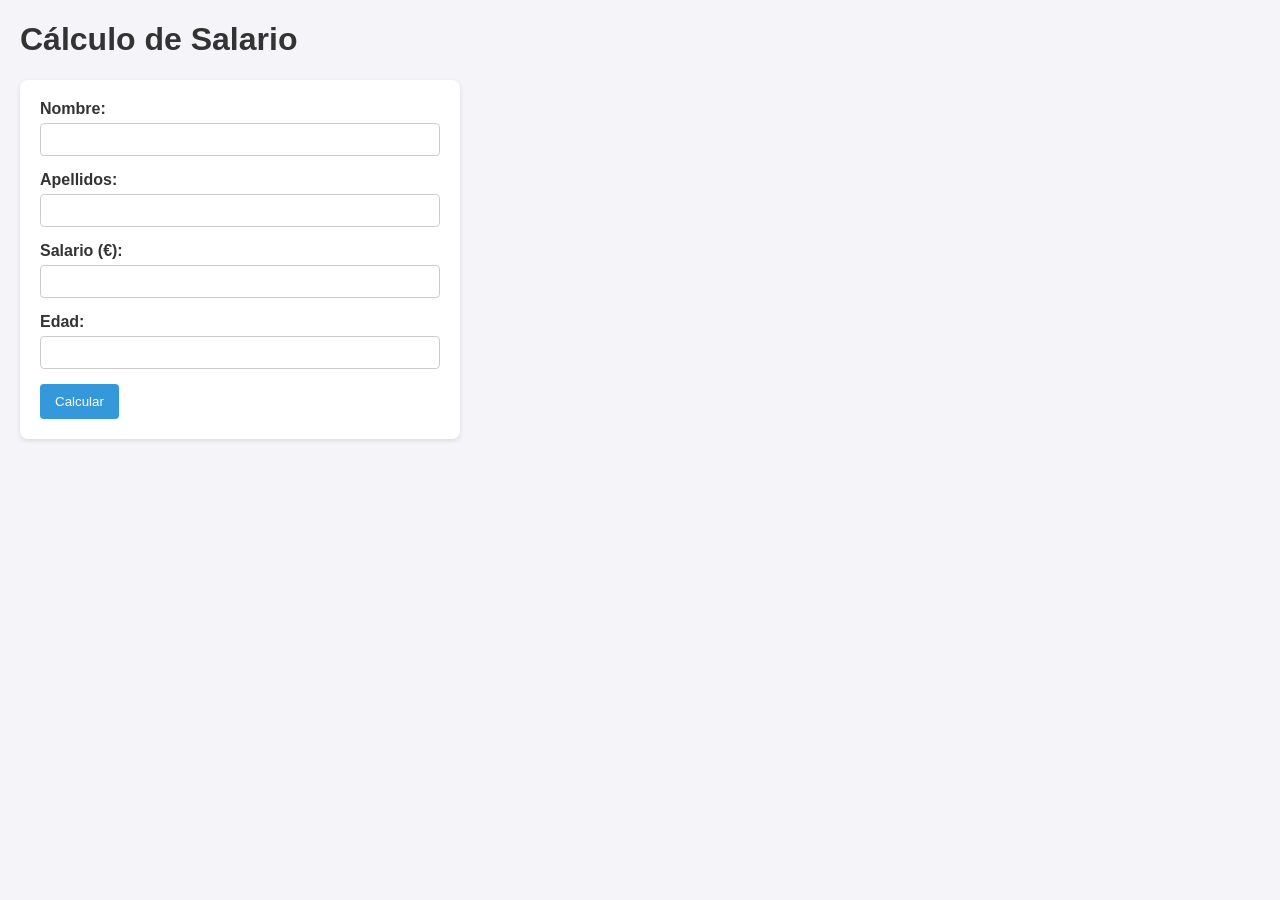
<file: Calculo_Salario/index.html>
<!DOCTYPE html>
<html lang="es">
<head>
    <meta charset="UTF-8">
    <meta name="viewport" content="width=device-width, initial-scale=1.0">
    <link rel="stylesheet" href="css/main.css">
    <title>Cálculo de Salario</title>
</head>
<body>

    <h1>Cálculo de Salario</h1>

    <form id="formulario">
        <div class="campo">
            <label for="nombre">Nombre:</label>
            <input type="text" id="nombre">
        </div>

        <div class="campo">
            <label for="apellidos">Apellidos:</label>
            <input type="text" id="apellidos">
        </div>

        <div class="campo">
            <label for="salario">Salario (€):</label>
            <input type="number" id="salario" step="0.01">
        </div>

        <div class="campo">
            <label for="edad">Edad:</label>
            <input type="number" id="edad">
        </div>

        <button type="button" onclick="calcularSalario()">Calcular</button>
    </form>

    <div id="resultado"></div>
    
    <script src="js/main.js"></script>
</body>
</html>
</file>
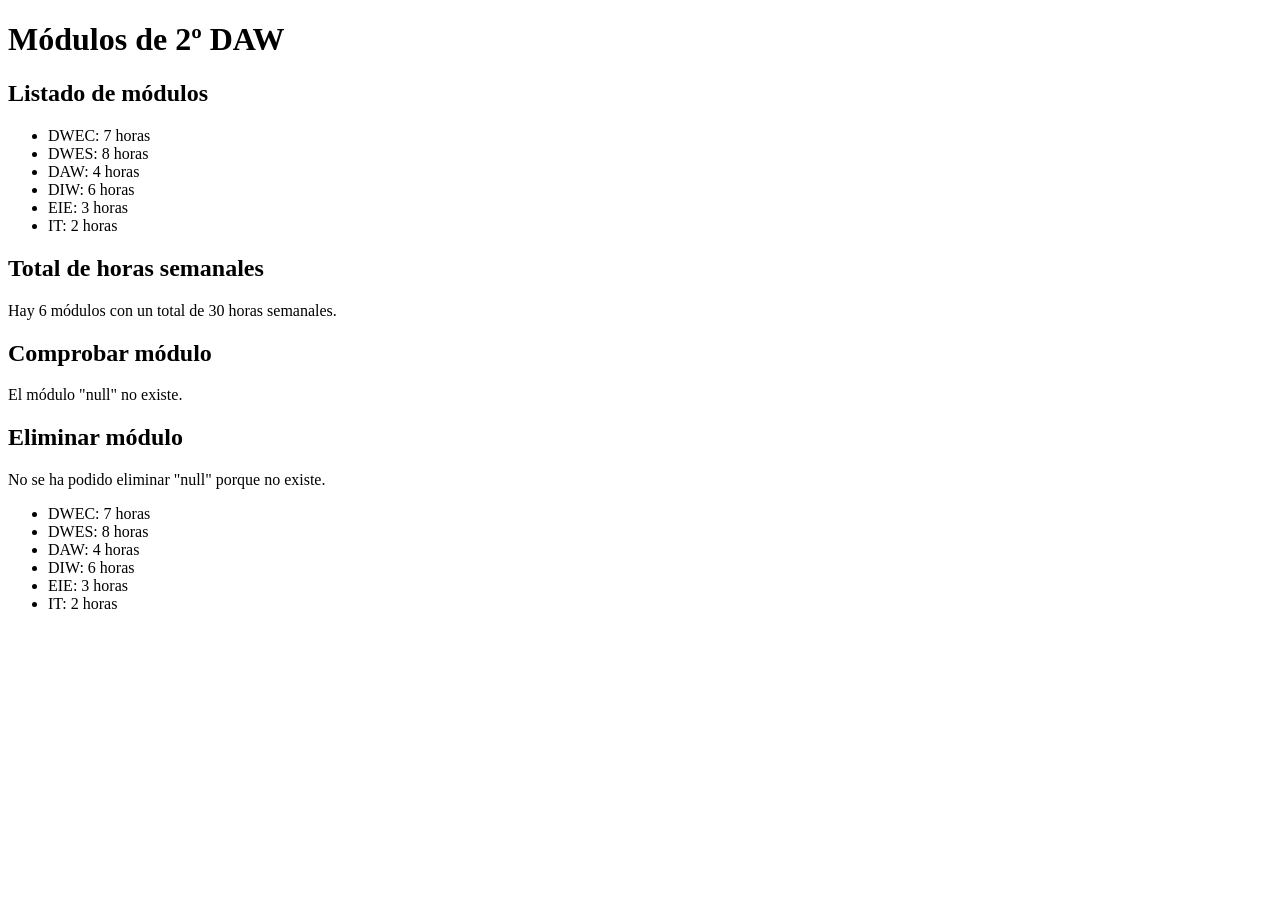
<file: Ejercicio_html_js/index.html>
<!DOCTYPE html>
<html lang="es">

<head>
    <meta charset="UTF-8">
    <title>Módulos 2º DAW</title>
</head>

<body>

    <h1>Módulos de 2º DAW</h1>

    <h2>Listado de módulos</h2>
    <ul id="listado"></ul> 

    <h2>Total de horas semanales</h2>
    <p id="total"></p>

    <h2>Comprobar módulo</h2>
    <p id="comprobacion"></p>

    <h2>Eliminar módulo</h2>
    <p id="eliminacion"></p>
    <ul id="listadoFinal"></ul>

    <script src="js/main.js"></script>
</body>

</html>
</file>
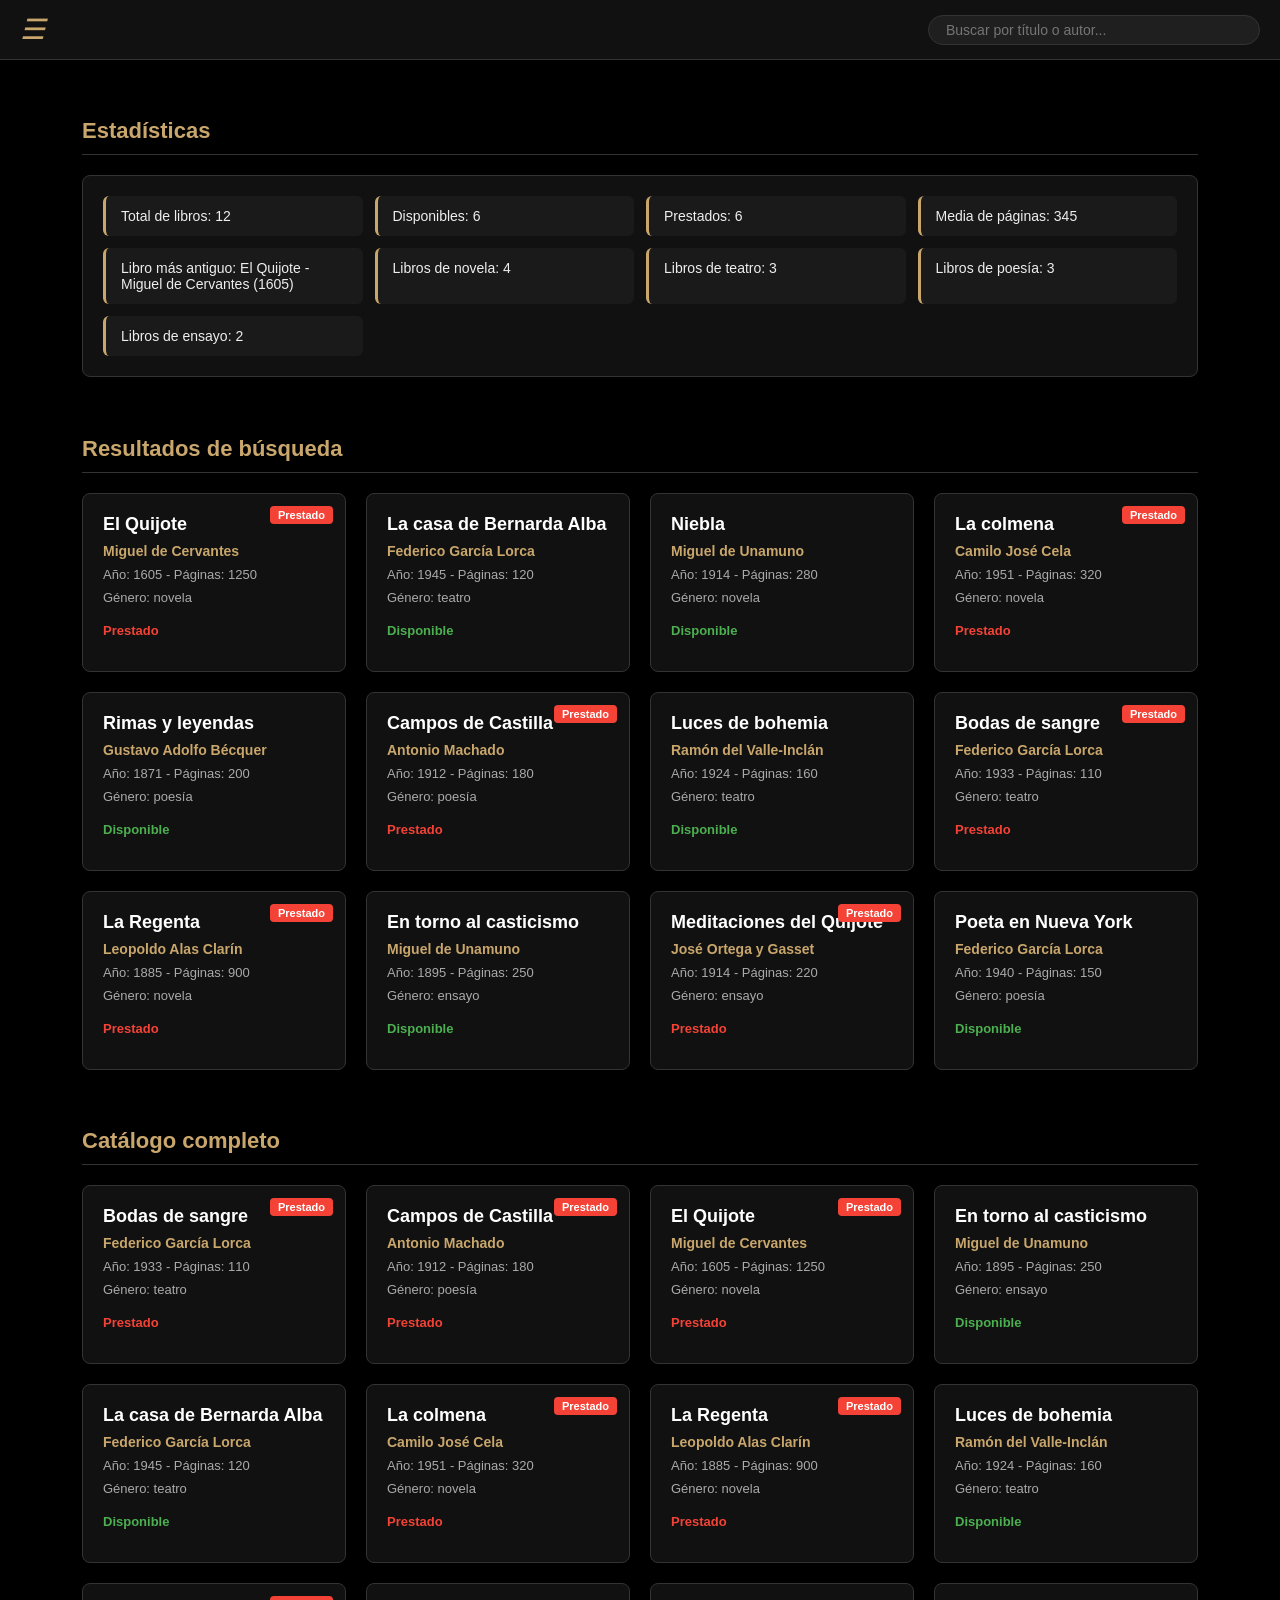
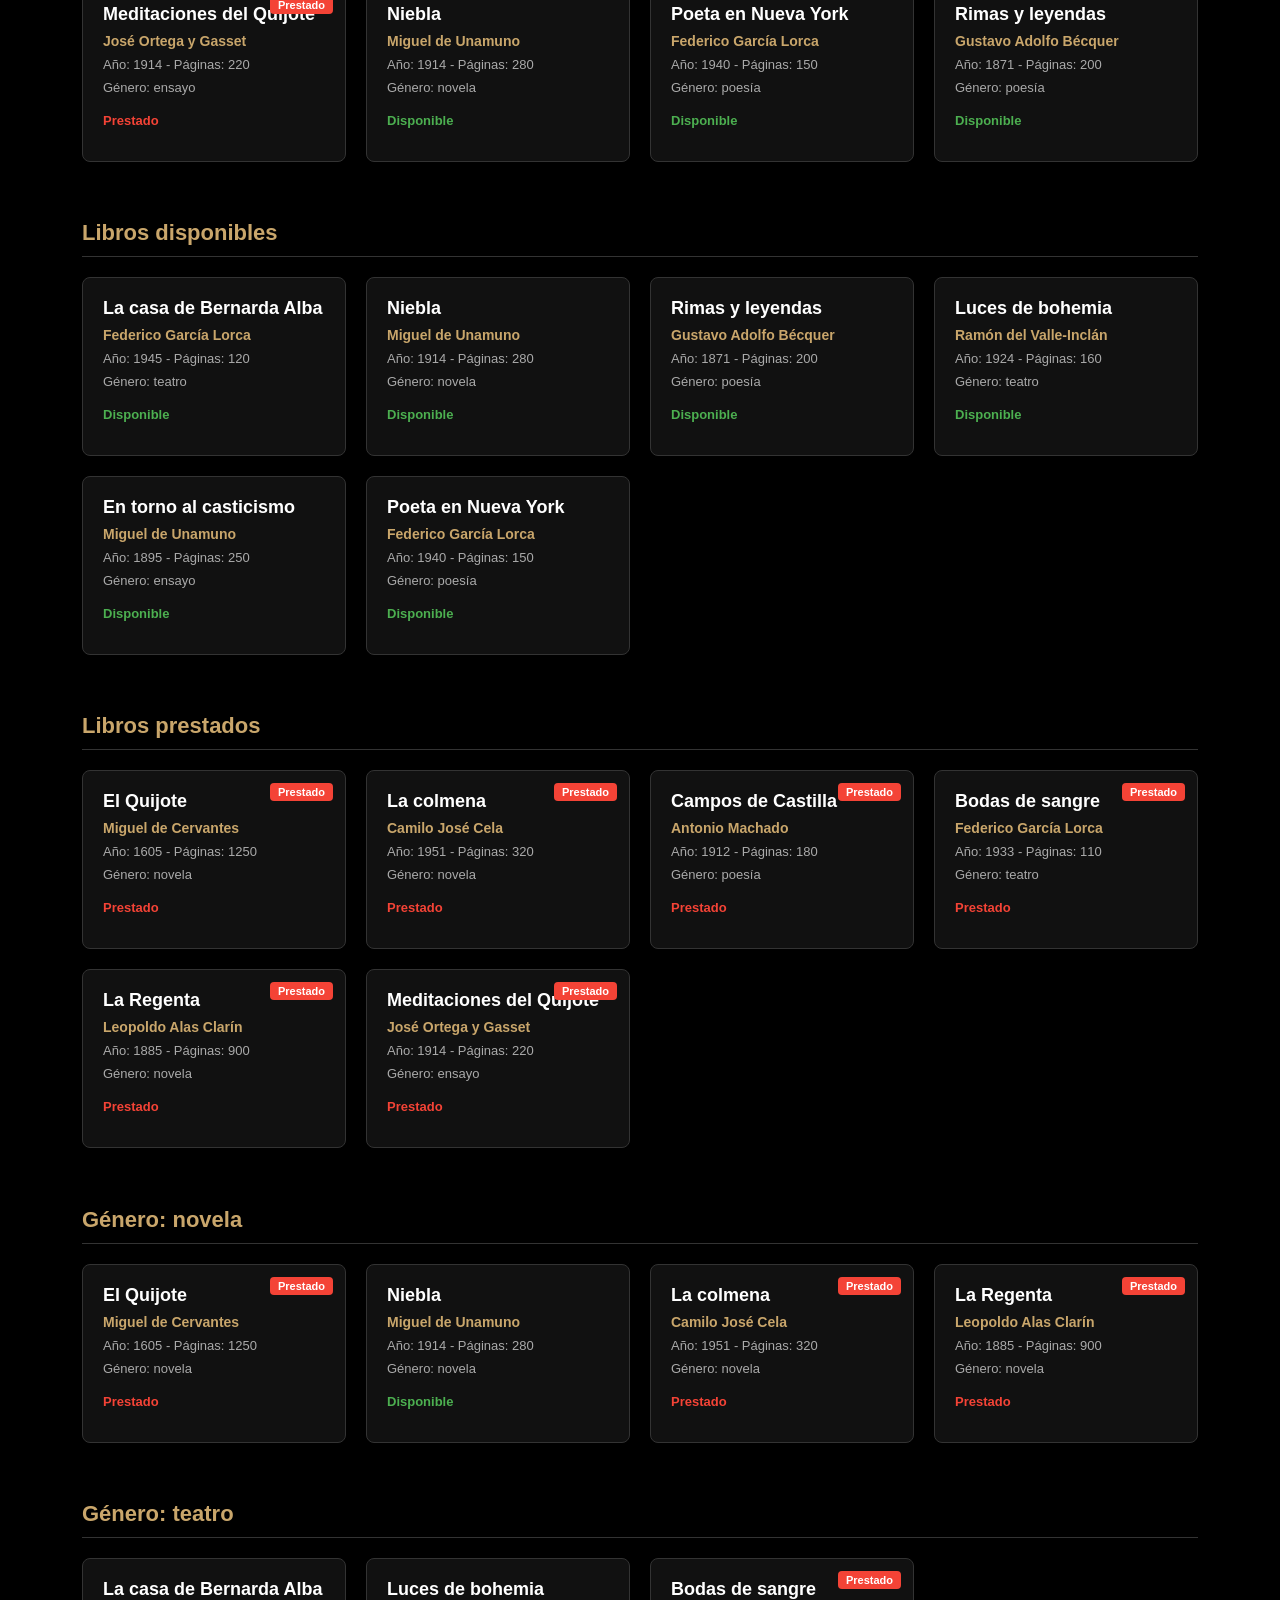
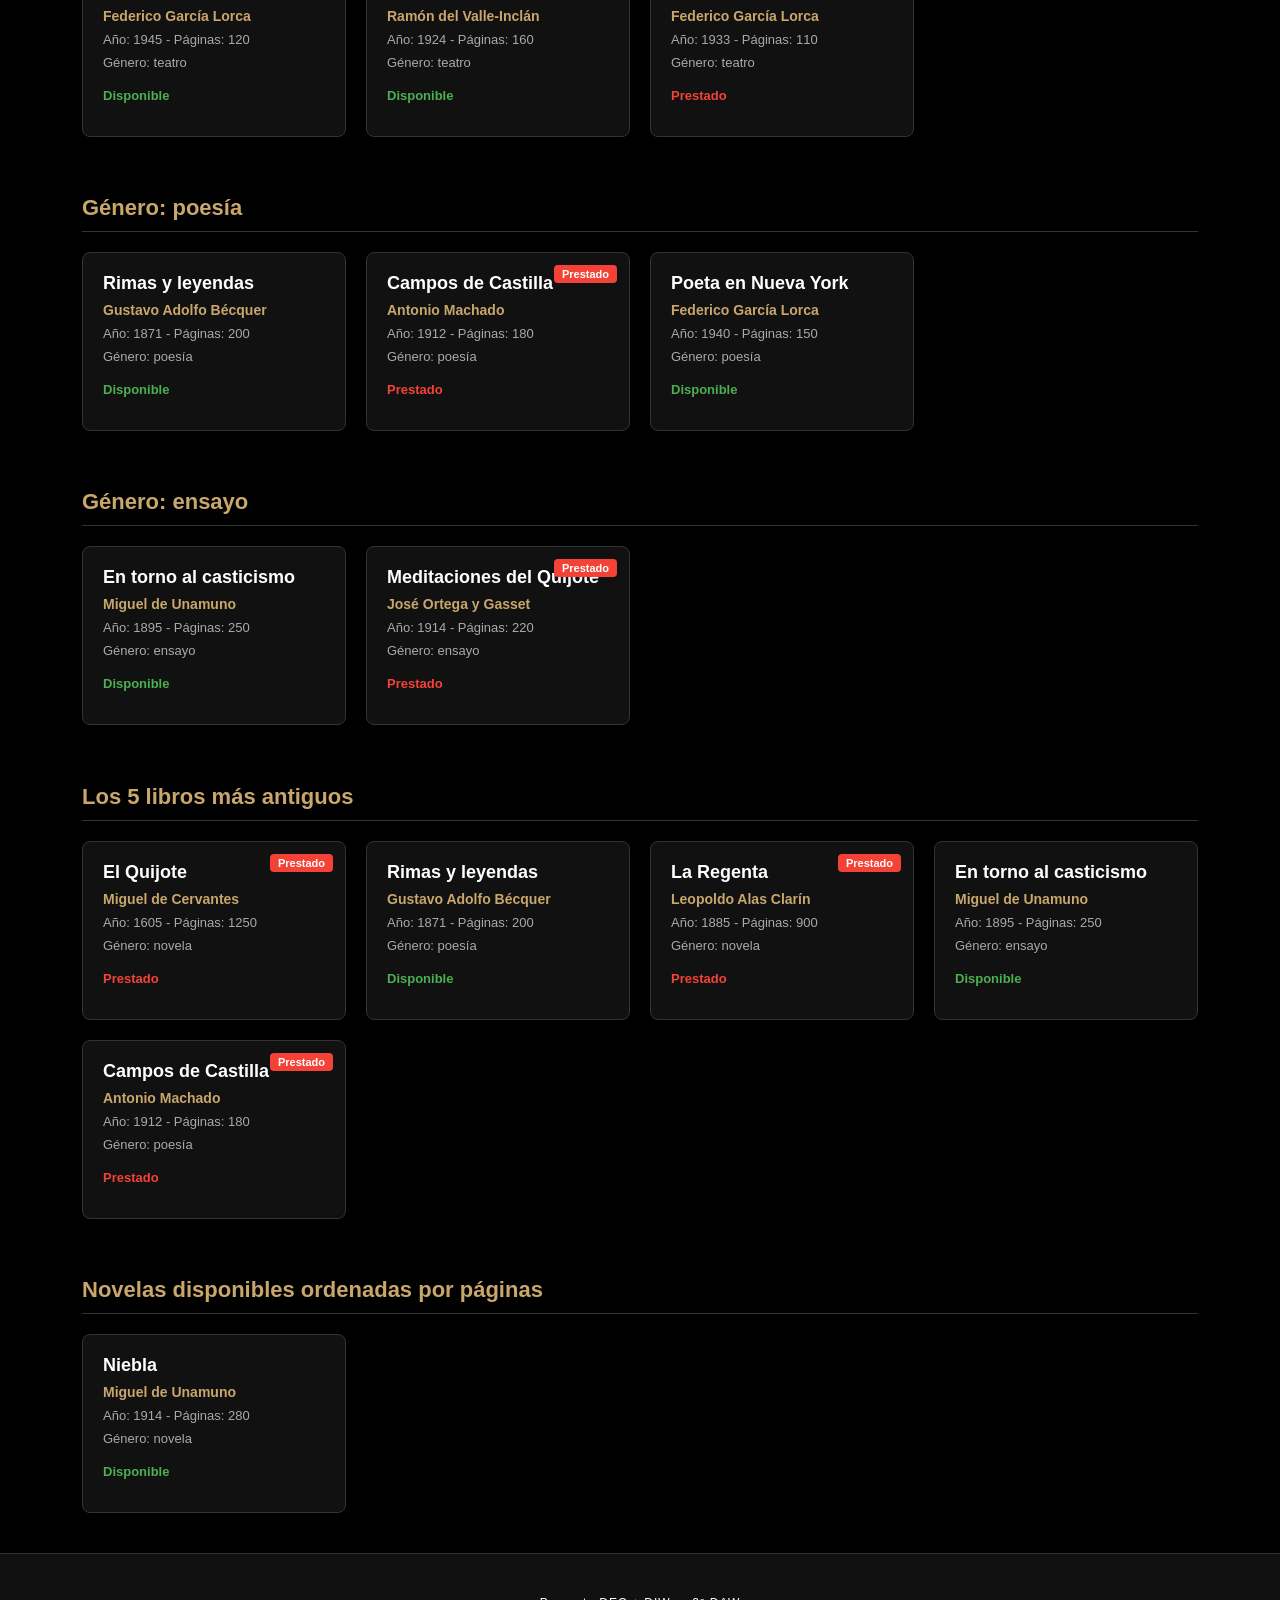
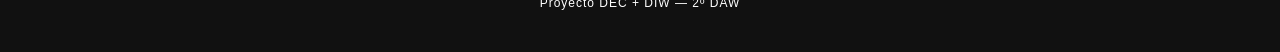
<file: Proyecto/index.html>
<!DOCTYPE html>
<html lang="es">
<head>
    <meta charset="UTF-8">
    <meta name="viewport" content="width=device-width, initial-scale=1.0">
    <title>Biblioteca</title>
    <link rel="stylesheet" href="css/style.css">
</head>
<body>

    <header class="navbar">
        <div class="nav-left">
            <i class='bx bx-menu' id="menu-btn">☰</i>
        </div>

        <form class="search-form" id="search-form"> <!-- Guarda la busqueda para buscarlo-->
            <input type="text" id="search-input" placeholder="Buscar por título o autor...">
            <button type="submit" aria-label="Buscar"><i class='bx bx-search'></i></button>
        </form>
    </header>

    <aside class="sidebar" id="sidebar">
        <nav class="sidebar-nav" id="sidebar-nav"></nav>
    </aside>

    <main class="main-content" id="contenido">
        <section class="section" id="estadisticas"></section>
    </main>


    <footer class="footer-final">
        <p>Proyecto DEC + DIW — 2º DAW</p>
    </footer>

    <!--Integraciond e los scripts para el programa-->
    <script src="js/transition.js"></script>
    <script type="module" src="js/app.js"></script>
</body>
</html>
</file>
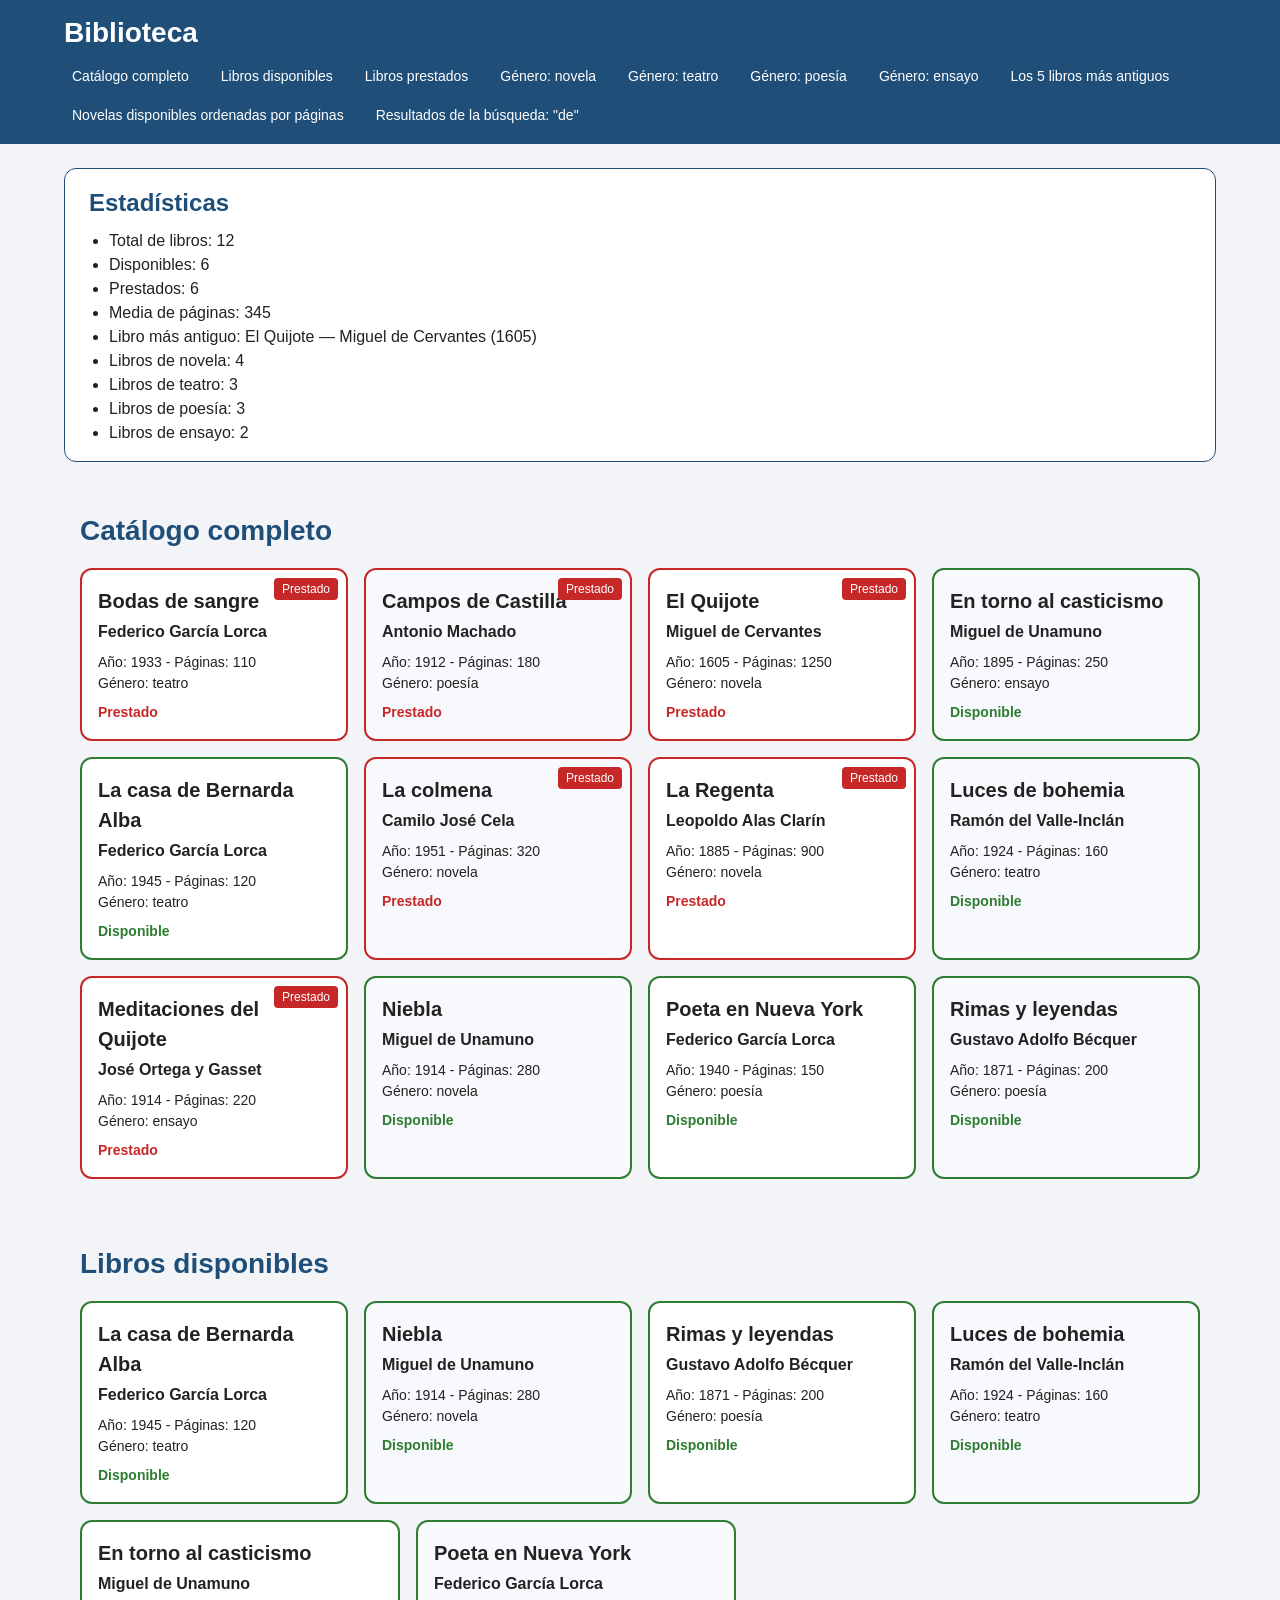
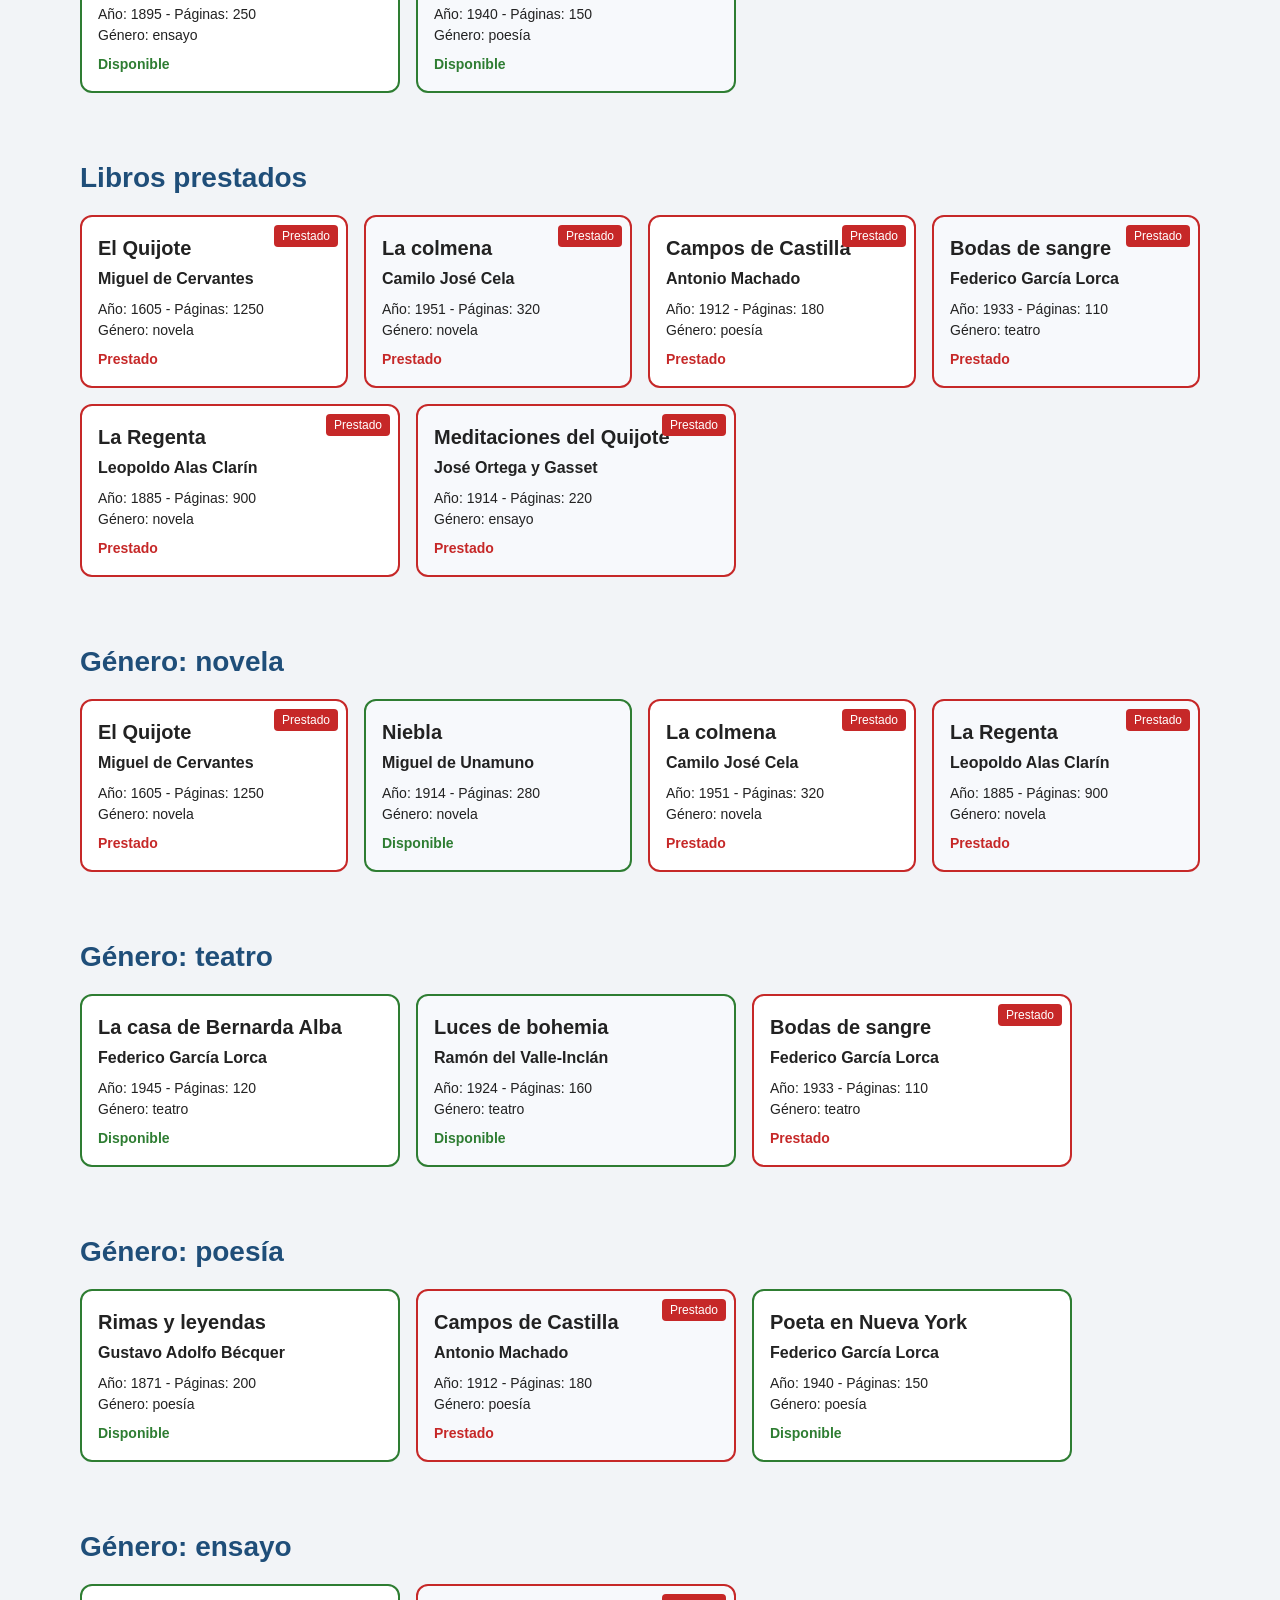
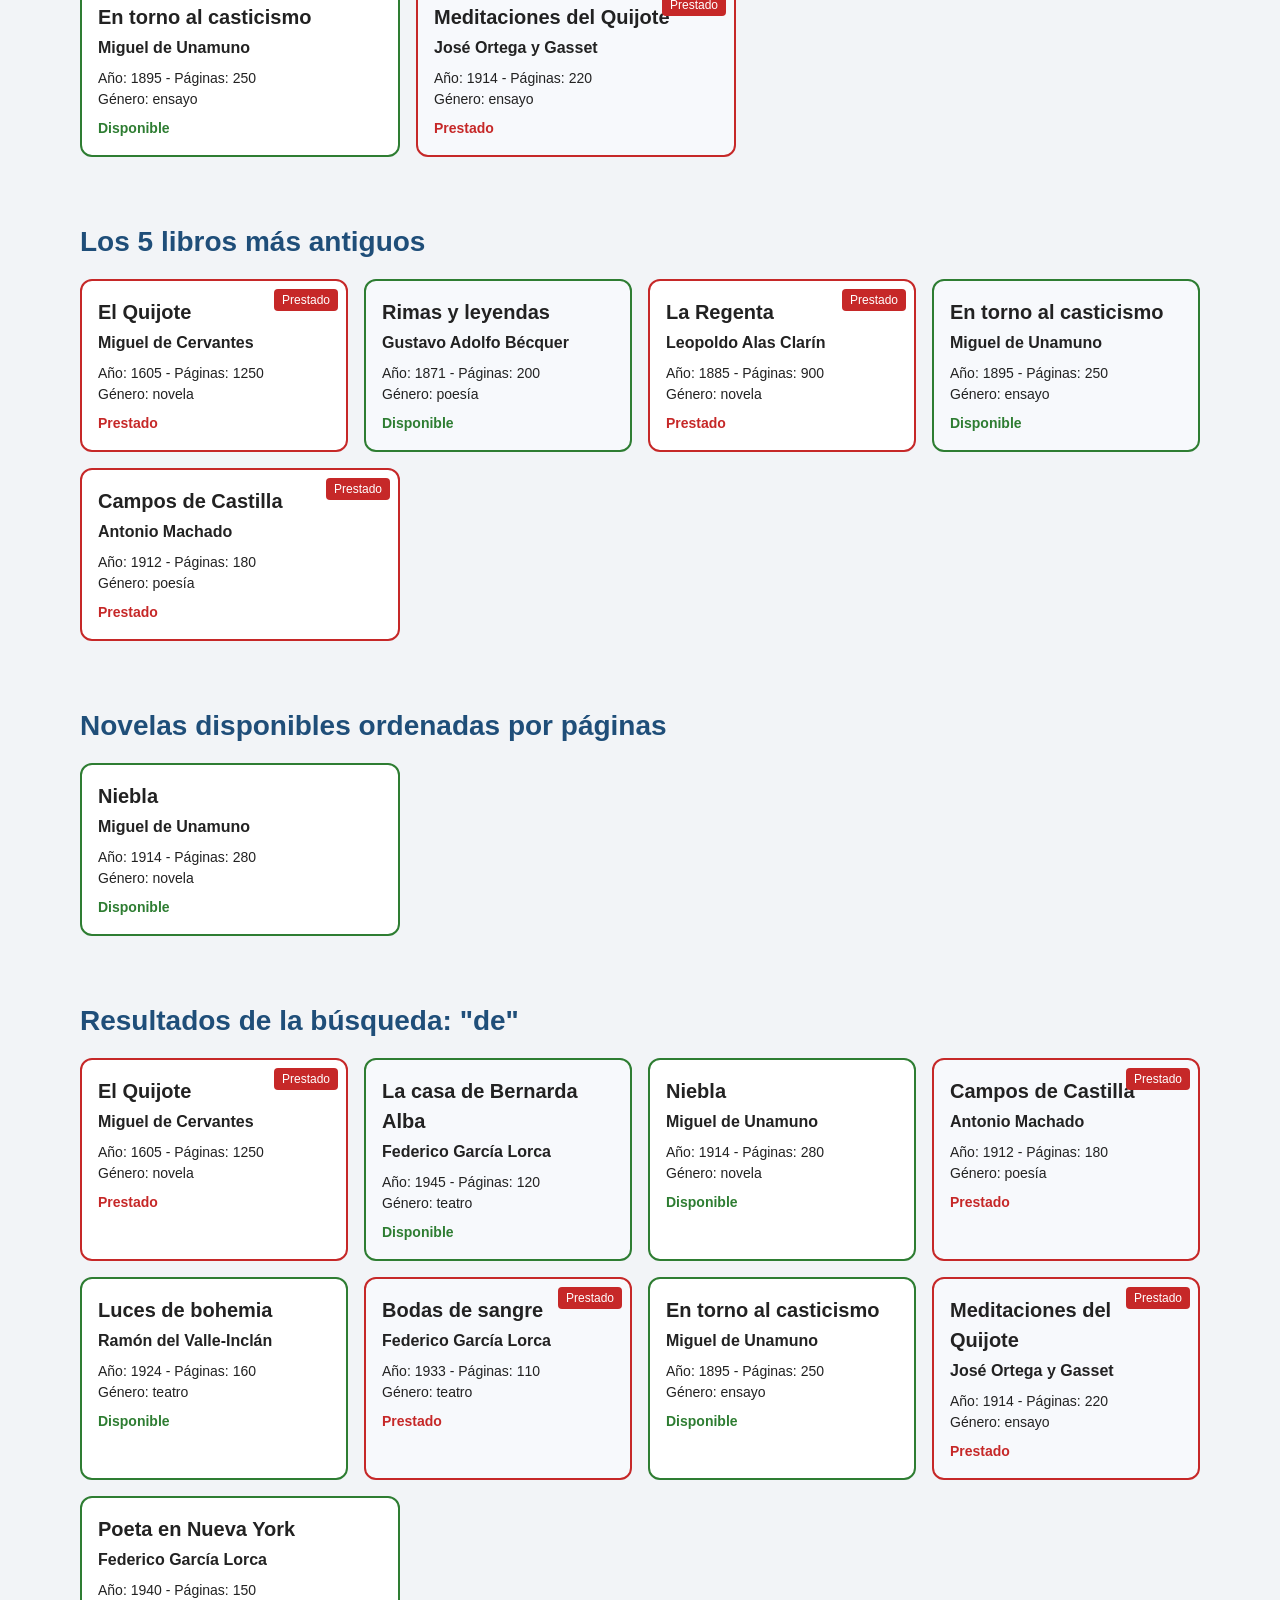
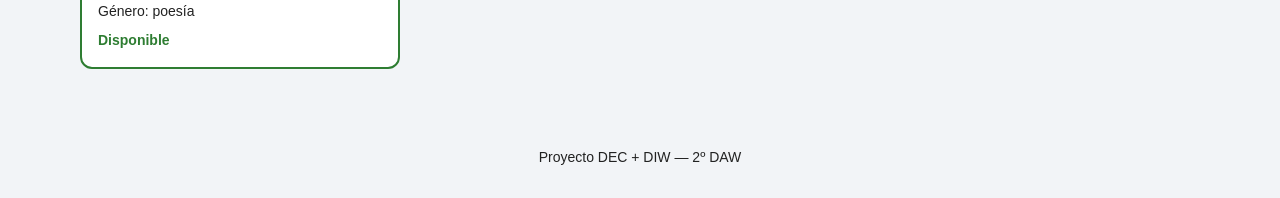
<file: Proyecto_Biblioteca/index.html>
<!DOCTYPE html>
<html lang="es">
<head>
  <meta charset="UTF-8">
  <meta name="viewport" content="width=device-width, initial-scale=1.0">
  <title>Biblioteca</title>
  <link rel="stylesheet" href="css/estilos.css">
</head>
<body>
  <header class="cabecera">
    <h1 class="cabecera-titulo">Biblioteca</h1>
    <nav class="indice" id="indice" aria-label="Índice de secciones"></nav>
  </header>

  <main class="principal">
    <aside class="panel" id="estadisticas"></aside>
    <div id="contenido"></div>
  </main>

  <footer class="pie">
    <p>Proyecto DEC + DIW — 2º DAW</p>
  </footer>

  <script type="module" src="js/app.js"></script>
</body>
</html>
</file>
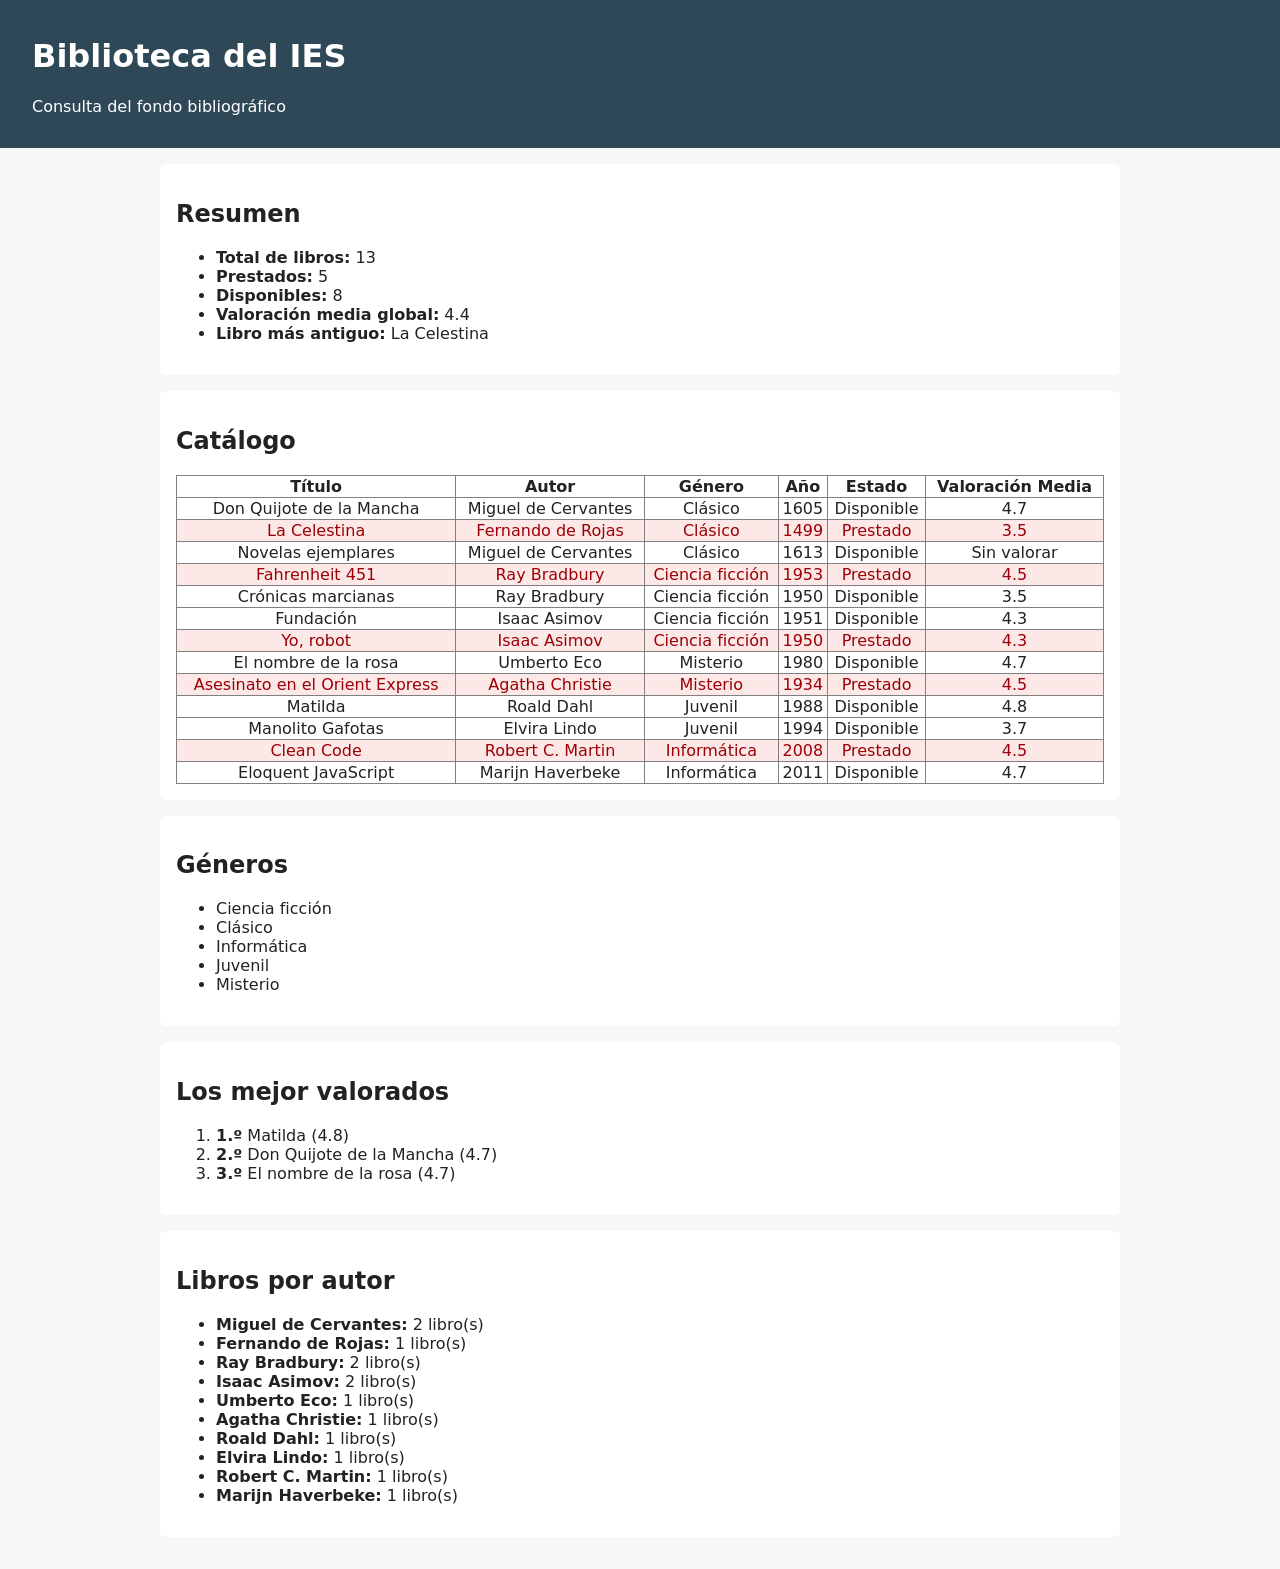
<file: biblioteca/biblioteca-ies/index.html>
<!DOCTYPE html>
<html lang="es">
<head>
  <meta charset="UTF-8">
  <meta name="viewport" content="width=device-width, initial-scale=1.0">
  <title>Biblioteca del IES</title>
  <link rel="stylesheet" href="css/estilos.css">
  <!-- El orden importa: app.js usa la constante LIBROS definida en datos.js -->
  <script src="js/datos.js" defer></script>
  <script src="js/app.js" defer></script>
  <script src="js/pruebas.js" defer></script>
</head>
<body>
  <header>
    <h1>Biblioteca del IES</h1>
    <p>Consulta del fondo bibliográfico</p>
  </header>

  <main>
    <section>
      <h2>Resumen</h2>
      <div id="resumen"></div>
    </section>

    <section>
      <h2>Catálogo</h2>
      <div id="catalogo"></div>
    </section>

    <section>
      <h2>Géneros</h2>
      <div id="generos"></div>
    </section>

    <section>
      <h2>Los mejor valorados</h2>
      <div id="ranking"></div>
    </section>

    <section>
      <h2>Libros por autor</h2>
      <div id="autores"></div>
    </section>
  </main>
</body>
</html>
</file>
<file: Calculo_Salario/css/main.css>
body {
  font-family: Arial, sans-serif;
  margin: 20px;
  background-color: #f4f4f9;
  color: #333;
}

h1 {
  color: #333;
}

form {
  background: #fff;
  padding: 20px;
  border-radius: 8px;
  max-width: 400px;
  box-shadow: 0 2px 5px rgba(0, 0, 0, 0.1);
}

.campo {
  margin-bottom: 15px;
}

label {
  display: block;
  margin-bottom: 5px;
  font-weight: bold;
}

input {
  width: 100%;
  padding: 8px;
  box-sizing: border-box;
  border: 1px solid #ccc;
  border-radius: 4px;
}

button {
  padding: 10px 15px;
  background-color: #3498db;
  color: white;
  border: none;
  border-radius: 4px;
  cursor: pointer;
}

button:hover {
  background-color: #2980b9;
}

#resultado {
  margin-top: 20px;
  padding: 15px;
  background-color: #e8f8f5;
  border: 1px solid #a3e4d7;
  border-radius: 8px;
  max-width: 400px;
  display: none;
}
</file>
<file: Proyecto/css/style.css>
html {
    scroll-behavior: smooth;
}

html, body {
    height: 100%;
    margin: 0;
    font-family: Arial, sans-serif;
}

body {
    background-color: #000;
    color: white;
    display: flex;
    flex-direction: column;
    min-height: 100vh;
}

.main-content {
    margin-top: 60px;
    padding: 40px 20px;
    align-items: center;
    flex: 1;
    display: flex;
    flex-direction: column;
    gap: 40px;
}

/* BARRA SUPERIOR ESTÁTICA */
.navbar {
    position: fixed;
    top: 0;
    left: 0;
    width: 100%;
    height: 60px;
    background-color: #111;
    display: flex;
    justify-content: space-between;
    align-items: center;
    padding: 0 20px;
    box-sizing: border-box;
    z-index: 9999;
    border-bottom: 1px solid #333;
}

.nav-left {
    display: flex;
    align-items: center;
    gap: 15px;
}

.nav-title {
    font-size: 18px;
    font-weight: bold;
    color: #C9A66B;
    letter-spacing: 1px;
}

#menu-btn {
    font-size: 28px;
    color: #C9A66B;
    cursor: pointer;
}

/* BARRA DE BÚSQUEDA EN NAVBAR */
.search-form {
    display: flex;
    align-items: center;
    background-color: #1f1f1f;
    border: 1px solid #333;
    border-radius: 20px;
    padding: 5px 15px;
    width: 300px;
    max-width: 50vw;
}

.search-form input {
    background: transparent;
    border: none;
    color: white;
    outline: none;
    width: 100%;
    font-size: 14px;
}

.search-form button {
    background: transparent;
    border: none;
    color: #C9A66B;
    cursor: pointer;
    font-size: 18px;
    display: flex;
    align-items: center;
}

/* MENÚ LATERAL OCULTO */
.sidebar {
    position: fixed;
    top: 60px;
    left: -280px;
    width: 270px;
    height: calc(100vh - 60px);
    background-color: #1a1a1a;
    transition: all 0.4s ease;
    z-index: 9998;
    overflow-y: auto;
    border-right: 1px solid #333;
}

.sidebar.active {
    left: 0 !important;
}

.option {
    padding: 14px 20px;
    display: flex;
    align-items: center;
    gap: 12px;
    cursor: pointer;
    transition: 0.3s;
    text-decoration: none;
    color: white;
    font-size: 14px;
    border-bottom: 1px solid #252525;
}

.option:hover {
    background-color: #C9A66B;
    color: black;
}

/* SECCIONES Y TARJETAS DE LIBROS */
.section {
    width: 90%;
    max-width: 1200px;
    scroll-margin-top: 85px; /* Evita que el navbar fijo tape el título al hacer clic en el sidebar */
}

.seccion-titulo {
    color: #C9A66B;
    border-bottom: 1px solid #333;
    padding-bottom: 10px;
    margin-bottom: 20px;
    font-size: 22px;
}

.rejilla {
    display: grid;
    grid-template-columns: repeat(auto-fill, minmax(250px, 1fr));
    gap: 20px;
}

.tarjeta {
    background: #111;
    border: 1px solid #333;
    padding: 20px;
    border-radius: 8px;
    position: relative;
    display: flex;
    flex-direction: column;
    gap: 8px;
    transition: transform 0.2s, border-color 0.2s;
}

.tarjeta:hover {
    transform: translateY(-4px);
    border-color: #C9A66B;
}

.tarjeta-titulo {
    margin: 0;
    font-size: 18px;
    color: #fff;
}

.tarjeta-autor {
    margin: 0;
    color: #C9A66B;
    font-size: 14px;
    font-weight: bold;
}

.tarjeta-datos {
    margin: 0;
    font-size: 13px;
    color: #aaa;
}

.tarjeta-estado {
    margin-top: auto;
    padding-top: 10px;
    font-size: 13px;
    font-weight: bold;
}

.tarjeta.disponible .tarjeta-estado {
    color: #4caf50;
}

.tarjeta.prestado .tarjeta-estado {
    color: #f44336;
}

.etiqueta {
    position: absolute;
    top: 12px;
    right: 12px;
    background-color: #f44336;
    color: white;
    font-size: 11px;
    padding: 3px 8px;
    border-radius: 4px;
    font-weight: bold;
}

.vacio {
    color: #888;
    font-style: italic;
}

.footer-final {
    background-color: #111;
    padding: 30px 0;
    border-top: 1px solid #333;
    text-align: center;
    margin-top: auto;
}

.footer-final p {
    font-size: 12px;
    color: white;
    letter-spacing: 1px;
}

.panel-lista {
    list-style: none;
    padding: 20px;
    margin: 0;
    background: #111;
    border: 1px solid #333;
    border-radius: 8px;
    display: grid;
    grid-template-columns: repeat(auto-fill, minmax(220px, 1fr));
    gap: 12px;
}

.panel-lista li {
    background: #1a1a1a;
    padding: 12px 15px;
    border-radius: 6px;
    border-left: 3px solid #C9A66B;
    font-size: 14px;
    color: #eee;
}
</file>
<file: Proyecto_Biblioteca/css/estilos.css>
/* ---------- Variables (paleta) ---------- */
:root {
  --color-principal: #1f4e79;
  --color-texto: #222222;
  --color-fondo: #f2f4f7;
  --color-tarjeta: #ffffff;
  --color-tarjeta-alterna: #f7f9fc;
  --color-disponible: #2e7d32;
  --color-prestado: #c62828;
}

/* ---------- Base ---------- */
*,
*::before,
*::after {
  box-sizing: border-box;
}

html {
  scroll-padding-top: 8rem;
}

body {
  margin: 0;
  font-family: "Segoe UI", Arial, sans-serif;
  font-size: 1rem;
  line-height: 1.5;
  color: var(--color-texto);
  background-color: var(--color-fondo);
}

/* ---------- Cabecera e índice (sticky + flex) ---------- */
.cabecera {
  position: sticky;
  top: 0;
  z-index: 10;
  padding: 0.75rem 5%;
  background-color: var(--color-principal);
  color: #ffffff;
}

.cabecera-titulo {
  margin: 0 0 0.5rem;
  font-size: 1.75rem;
}

.indice {
  display: flex;
  flex-wrap: wrap;
  gap: 0.5rem 1rem;
}

.indice-enlace {
  color: #ffffff;
  font-size: 0.875rem;
  text-decoration: none;
  padding: 0.25rem 0.5rem;
  border-bottom: 2px solid transparent;
}

.indice-enlace:hover,
.indice-enlace:focus {
  background-color: #ffffff;
  color: var(--color-principal);
  text-decoration: underline;
  outline: none;
}

/* ---------- Contenido principal ---------- */
.principal {
  width: 90%;
  max-width: 75rem;
  margin: 1.5rem auto;
}

.panel {
  padding: 1rem 1.5rem;
  margin-bottom: 2rem;
  background-color: var(--color-tarjeta);
  border: 1px solid var(--color-principal);
  border-radius: 0.75rem;
}

.panel-titulo {
  margin: 0 0 0.5rem;
  font-size: 1.5rem;
  color: var(--color-principal);
}

.panel-lista {
  margin: 0;
  padding-left: 1.25rem;
}

.seccion {
  margin-bottom: 2rem;
  padding: 1rem;
}

.seccion-titulo {
  margin: 0 0 1rem;
  font-size: 1.75rem;
  color: var(--color-principal);
}

.vacio {
  font-style: italic;
}

/* ---------- Rejilla y tarjetas (flexbox) ---------- */
.rejilla {
  display: flex;
  flex-wrap: wrap;
  gap: 1rem;
}

.tarjeta {
  position: relative;
  flex: 1 1 15rem;
  max-width: 20rem;
  padding: 1rem;
  background-color: var(--color-tarjeta);
  border: 2px solid var(--color-principal);
  border-radius: 0.75rem;
}

.tarjeta:nth-child(even) {
  background-color: var(--color-tarjeta-alterna);
}

.tarjeta:hover {
  background-color: #e8eef6;
}

.tarjeta.disponible {
  border-color: var(--color-disponible);
}

.tarjeta.prestado {
  border-color: var(--color-prestado);
}

.tarjeta-titulo {
  margin: 0 0 0.25rem;
  font-size: 1.25rem;
}

.tarjeta-autor {
  margin: 0 0 0.5rem;
  font-size: 1rem;
  font-weight: bold;
}

.tarjeta-datos {
  margin: 0;
  font-size: 0.875rem;
}

.tarjeta-estado {
  margin: 0.5rem 0 0;
  font-size: 0.875rem;
  font-weight: bold;
}

.disponible .tarjeta-estado {
  color: var(--color-disponible);
}

.prestado .tarjeta-estado {
  color: var(--color-prestado);
}

/* Etiqueta «Prestado» (position: absolute) */
.etiqueta {
  position: absolute;
  top: 0.5rem;
  right: 0.5rem;
  padding: 0.125rem 0.5rem;
  font-size: 0.75rem;
  color: #ffffff;
  background-color: var(--color-prestado);
  border-radius: 0.25rem;
}

/* ---------- Pie ---------- */
.pie {
  padding: 1rem 5%;
  text-align: center;
  font-size: 0.875rem;
}
</file>
<file: biblioteca/biblioteca-ies/css/estilos.css>
/* Estilos mínimos de partida. Puedes ampliarlos (requisito R8). */
body {
  font-family: system-ui, sans-serif;
  margin: 0;
  color: #222;
  background: #f7f7f5;
}

header {
  background: #2f4858;
  color: #fff;
  padding: 1rem 2rem;
}

main {
  max-width: 960px;
  margin: 0 auto;
  padding: 1rem;
}

section {
  background: #fff;
  border-radius: 6px;
  padding: 1rem;
  margin-bottom: 1rem;
}

/*Los libros prestados son cambiados a rojo*/
tr.prestado {
  background-color: #fde8e8;
  color: #9c0006;
}
</file>
